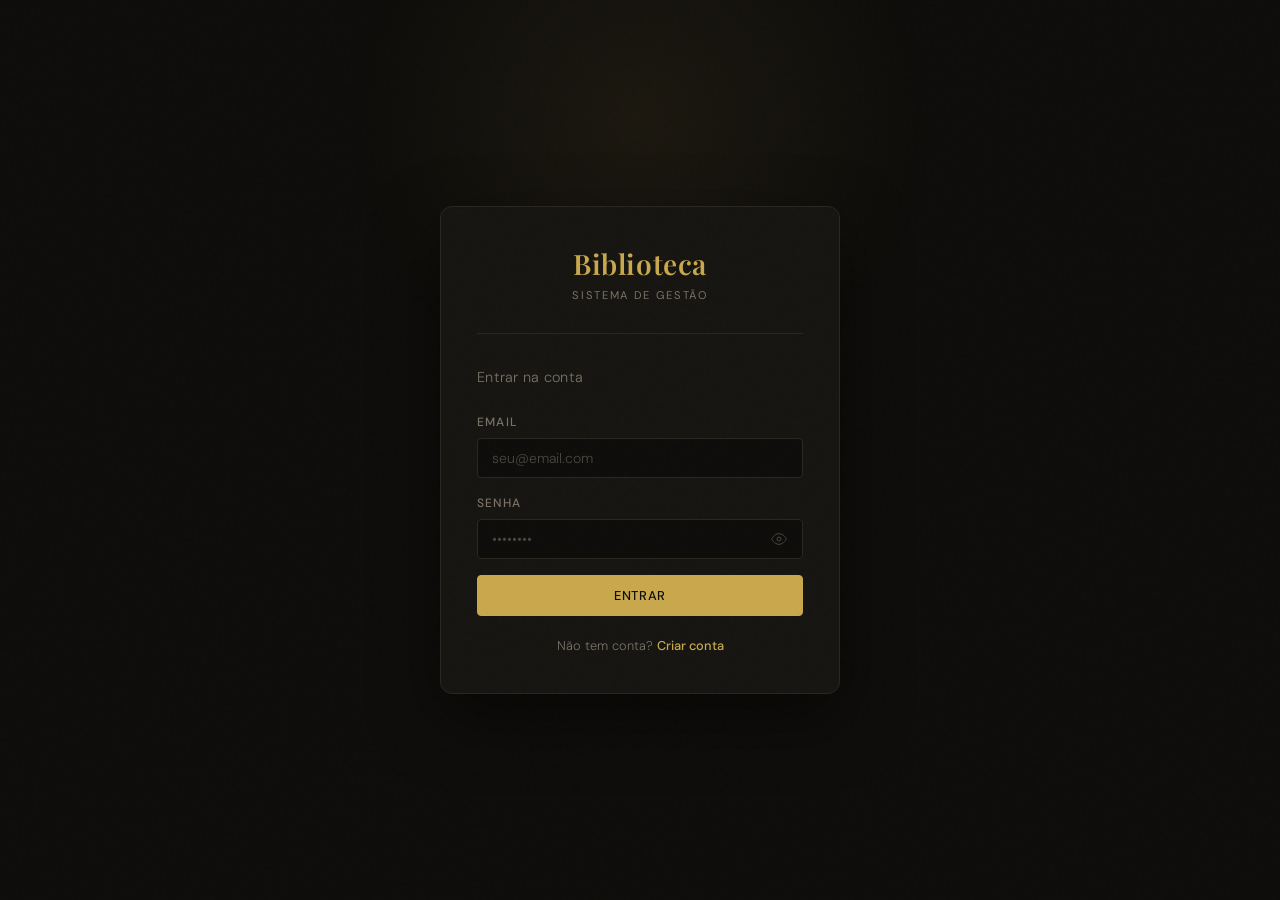
<file: index.html>
<!DOCTYPE html>
<html lang="pt-BR">
<head>
  <meta charset="UTF-8">
  <meta name="viewport" content="width=device-width, initial-scale=1.0">
  <title>Biblioteca — Dashboard</title>
  <link rel="stylesheet" href="css/style.css">
</head>
<body>

<nav class="sidebar">
  <div class="sidebar-logo">
    <h1>Biblioteca</h1>
    <span>Sistema de Gestão</span>
  </div>
  <div class="nav-section">
    <p class="nav-label">Menu</p>
    <a href="index.html" class="nav-link active">
      <svg width="15" height="15" fill="none" stroke="currentColor" stroke-width="1.5" viewBox="0 0 24 24"><rect x="3" y="3" width="7" height="7" rx="1"/><rect x="14" y="3" width="7" height="7" rx="1"/><rect x="3" y="14" width="7" height="7" rx="1"/><rect x="14" y="14" width="7" height="7" rx="1"/></svg>
      <span>Dashboard</span>
    </a>
    <a href="livros.html" class="nav-link">
      <svg width="15" height="15" fill="none" stroke="currentColor" stroke-width="1.5" viewBox="0 0 24 24"><path d="M4 19.5A2.5 2.5 0 0 1 6.5 17H20"/><path d="M6.5 2H20v20H6.5A2.5 2.5 0 0 1 4 19.5v-15A2.5 2.5 0 0 1 6.5 2z"/></svg>
      <span>Livros</span>
    </a>
    <a href="usuarios.html" class="nav-link">
      <svg width="15" height="15" fill="none" stroke="currentColor" stroke-width="1.5" viewBox="0 0 24 24"><path d="M20 21v-2a4 4 0 0 0-4-4H8a4 4 0 0 0-4 4v2"/><circle cx="12" cy="7" r="4"/></svg>
      <span>Usuários</span>
    </a>
    <a href="emprestimos.html" class="nav-link">
      <svg width="15" height="15" fill="none" stroke="currentColor" stroke-width="1.5" viewBox="0 0 24 24"><polyline points="17 1 21 5 17 9"/><path d="M3 11V9a4 4 0 0 1 4-4h14"/><polyline points="7 23 3 19 7 15"/><path d="M21 13v2a4 4 0 0 1-4 4H3"/></svg>
      <span>Empréstimos</span>
    </a>
  </div>
</nav>

<main class="main">
  <div class="page-header fade-in">
    <p class="breadcrumb">Sistema</p>
    <h2>Dashboard</h2>
    <p>Visão geral do acervo e empréstimos ativos</p>
  </div>
  <div class="content fade-in">
    <div class="stats-row" id="stats">
      <div class="stat-card"><p class="stat-label">Total de Livros</p><p class="stat-value" id="s-livros">—</p></div>
      <div class="stat-card"><p class="stat-label">Usuários</p><p class="stat-value" id="s-usuarios">—</p></div>
      <div class="stat-card"><p class="stat-label">Empréstimos Ativos</p><p class="stat-value" id="s-emp">—</p></div>
    </div>

    <div class="card">
      <div class="card-header">
        <h3>Empréstimos recentes</h3>
        <a href="emprestimos.html" class="btn btn-ghost btn-sm">Ver todos</a>
      </div>
      <div class="table-wrap">
        <table>
          <thead><tr><th>Livro</th><th>Usuário</th><th>Data</th><th>Status</th></tr></thead>
          <tbody id="emp-tbody"></tbody>
        </table>
      </div>
    </div>
  </div>
</main>

<div id="toast-container"></div>

<script type="module">
import { listarLivros, listarUsuarios, listarEmprestimos } from "./js/api.js";
import { fmtDate, initPage } from "./js/utils.js";

initPage(); // guard + nav ativa + botão logout

async function load() {
  const [livros, usuarios, emprestimos] = await Promise.all([
    listarLivros(), listarUsuarios(), listarEmprestimos()
  ]);
  document.getElementById("s-livros").textContent = livros.length;
  document.getElementById("s-usuarios").textContent = usuarios.length;
  document.getElementById("s-emp").textContent = emprestimos.filter(e => e.ativo).length;

  const tbody = document.getElementById("emp-tbody");
  const recentes = [...emprestimos].slice(0, 8);
  if (!recentes.length) {
    tbody.innerHTML = `<tr><td colspan="4"><div class="empty-state"><div class="empty-icon">🔄</div><p>Nenhum empréstimo ainda</p></div></td></tr>`;
    return;
  }
  tbody.innerHTML = recentes.map(e => `
    <tr>
      <td><strong>${e.tituloLivro ?? "—"}</strong></td>
      <td>${e.nomeUsuario ?? "—"}</td>
      <td>${fmtDate(e.dataEmprestimo)}</td>
      <td><span class="badge ${e.ativo ? "badge-active" : "badge-available"}"><span class="badge-dot"></span>${e.ativo ? "Em andamento" : "Devolvido"}</span></td>
    </tr>
  `).join("");
}
load();
</script>
</body>
</html>
</file>
<file: css/style.css>
@import url('https://fonts.googleapis.com/css2?family=Playfair+Display:ital,wght@0,400;0,600;0,700;1,400&family=DM+Sans:wght@300;400;500&display=swap');

:root {
  --bg: #0e0d0b;
  --surface: #161512;
  --surface-2: #1e1c18;
  --border: #2a2720;
  --border-light: #332f28;
  --gold: #c9a84c;
  --gold-dim: #8a6f2e;
  --gold-glow: rgba(201, 168, 76, 0.12);
  --text: #e8e0d0;
  --text-muted: #7a7264;
  --text-dim: #4a4640;
  --green: #4a7c59;
  --green-bg: rgba(74, 124, 89, 0.12);
  --red: #8b3a3a;
  --red-bg: rgba(139, 58, 58, 0.12);
  --radius: 4px;
  --radius-lg: 8px;
  --transition: 200ms cubic-bezier(0.4, 0, 0.2, 1);
}

*, *::before, *::after { box-sizing: border-box; margin: 0; padding: 0; }

html { scroll-behavior: smooth; }

body {
  background: var(--bg);
  color: var(--text);
  font-family: 'DM Sans', sans-serif;
  font-weight: 300;
  min-height: 100vh;
  line-height: 1.6;
  -webkit-font-smoothing: antialiased;
}

/* ─── NOISE TEXTURE OVERLAY ─── */
body::before {
  content: '';
  position: fixed;
  inset: 0;
  background-image: url("data:image/svg+xml,%3Csvg viewBox='0 0 256 256' xmlns='http://www.w3.org/2000/svg'%3E%3Cfilter id='noise'%3E%3CfeTurbulence type='fractalNoise' baseFrequency='0.9' numOctaves='4' stitchTiles='stitch'/%3E%3C/filter%3E%3Crect width='100%25' height='100%25' filter='url(%23noise)' opacity='0.04'/%3E%3C/svg%3E");
  pointer-events: none;
  z-index: 999;
  opacity: 0.4;
}

/* ─── SIDEBAR NAV ─── */
.sidebar {
  position: fixed;
  left: 0; top: 0; bottom: 0;
  width: 220px;
  background: var(--surface);
  border-right: 1px solid var(--border);
  display: flex;
  flex-direction: column;
  padding: 40px 0;
  z-index: 100;
}

.sidebar-logo {
  padding: 0 28px 40px;
  border-bottom: 1px solid var(--border);
  margin-bottom: 32px;
}

.sidebar-logo h1 {
  font-family: 'Playfair Display', serif;
  font-size: 1.25rem;
  font-weight: 600;
  color: var(--gold);
  letter-spacing: 0.02em;
  line-height: 1.2;
}

.sidebar-logo span {
  display: block;
  font-size: 0.7rem;
  color: var(--text-muted);
  text-transform: uppercase;
  letter-spacing: 0.15em;
  margin-top: 4px;
  font-weight: 400;
}

.nav-section {
  padding: 0 16px;
  margin-bottom: 8px;
}

.nav-label {
  font-size: 0.65rem;
  text-transform: uppercase;
  letter-spacing: 0.15em;
  color: var(--text-dim);
  padding: 0 12px;
  margin-bottom: 6px;
  font-weight: 500;
}

.nav-link {
  display: flex;
  align-items: center;
  gap: 10px;
  padding: 9px 12px;
  border-radius: var(--radius);
  color: var(--text-muted);
  text-decoration: none;
  font-size: 0.875rem;
  font-weight: 400;
  transition: all var(--transition);
  border: 1px solid transparent;
}

.nav-link:hover {
  color: var(--text);
  background: var(--surface-2);
}

.nav-link.active {
  color: var(--gold);
  background: var(--gold-glow);
  border-color: rgba(201, 168, 76, 0.2);
}

.nav-link svg { opacity: 0.7; flex-shrink: 0; }
.nav-link.active svg { opacity: 1; }

/* ─── SIDEBAR ACCOUNT WIDGET ─── */
.sidebar-account {
  margin-top: auto;
  padding: 16px;
  border-top: 1px solid var(--border);
  position: relative;
}

.account-trigger {
  display: flex;
  align-items: center;
  gap: 10px;
  width: 100%;
  padding: 8px 10px;
  background: transparent;
  border: 1px solid transparent;
  border-radius: var(--radius);
  cursor: pointer;
  font-family: 'DM Sans', sans-serif;
  transition: all var(--transition);
  text-align: left;
}

.account-trigger:hover {
  background: var(--surface-2);
  border-color: var(--border);
}

.account-avatar {
  width: 30px;
  height: 30px;
  border-radius: 50%;
  background: var(--gold-glow);
  border: 1px solid rgba(201, 168, 76, 0.3);
  color: var(--gold);
  font-family: 'Playfair Display', serif;
  font-size: 0.875rem;
  font-weight: 600;
  display: flex;
  align-items: center;
  justify-content: center;
  flex-shrink: 0;
}

.account-info {
  flex: 1;
  min-width: 0;
  display: flex;
  flex-direction: column;
  gap: 1px;
}

.account-email {
  font-size: 0.75rem;
  color: var(--text);
  font-weight: 400;
  white-space: nowrap;
  overflow: hidden;
  text-overflow: ellipsis;
  display: block;
}

.account-role {
  font-size: 0.65rem;
  color: var(--text-dim);
  text-transform: uppercase;
  letter-spacing: 0.08em;
}

.account-chevron {
  flex-shrink: 0;
  color: var(--text-dim);
  transition: transform var(--transition);
}

.account-trigger[aria-expanded="true"] .account-chevron {
  transform: rotate(180deg);
}

/* Dropdown */
.account-dropdown {
  position: absolute;
  bottom: calc(100% - 8px);
  left: 16px;
  right: 16px;
  background: var(--surface-2);
  border: 1px solid var(--border-light);
  border-radius: var(--radius-lg);
  box-shadow: 0 -8px 32px rgba(0, 0, 0, 0.4);
  overflow: hidden;
  opacity: 0;
  transform: translateY(6px);
  pointer-events: none;
  transition: opacity var(--transition), transform var(--transition);
  z-index: 200;
}

.account-dropdown.open {
  opacity: 1;
  transform: translateY(0);
  pointer-events: all;
}

.account-dropdown-email {
  padding: 12px 14px 10px;
  font-size: 0.75rem;
  color: var(--text-muted);
  white-space: nowrap;
  overflow: hidden;
  text-overflow: ellipsis;
}

.account-dropdown-divider {
  height: 1px;
  background: var(--border);
  margin: 0 8px;
}

.account-dropdown-item {
  display: flex;
  align-items: center;
  gap: 10px;
  width: 100%;
  padding: 10px 14px;
  background: transparent;
  border: none;
  cursor: pointer;
  font-family: 'DM Sans', sans-serif;
  font-size: 0.8rem;
  font-weight: 400;
  text-align: left;
  transition: background var(--transition), color var(--transition);
}

.account-dropdown-logout {
  color: #b06060;
}

.account-dropdown-logout:hover {
  background: var(--red-bg);
  color: #c07070;
}

/* Sidebar colapsada — esconde info, mantém avatar */
@media (max-width: 900px) {
  .account-info, .account-chevron { display: none; }
  .account-trigger { justify-content: center; padding: 8px; }
  .account-dropdown {
    left: 64px;
    right: auto;
    bottom: 16px;
    width: 200px;
  }
}

/* ─── MAIN LAYOUT ─── */
.main {
  margin-left: 220px;
  min-height: 100vh;
  display: flex;
  flex-direction: column;
}

/* ─── PAGE HEADER ─── */
.page-header {
  padding: 48px 48px 0;
  margin-bottom: 40px;
}

.page-header .breadcrumb {
  font-size: 0.75rem;
  color: var(--text-dim);
  text-transform: uppercase;
  letter-spacing: 0.1em;
  margin-bottom: 12px;
}

.page-header h2 {
  font-family: 'Playfair Display', serif;
  font-size: 2rem;
  font-weight: 600;
  color: var(--text);
  letter-spacing: -0.01em;
}

.page-header p {
  color: var(--text-muted);
  font-size: 0.9rem;
  margin-top: 6px;
}

/* ─── CONTENT AREA ─── */
.content {
  padding: 0 48px 48px;
  flex: 1;
}

/* ─── CARDS ─── */
.card {
  background: var(--surface);
  border: 1px solid var(--border);
  border-radius: var(--radius-lg);
  overflow: hidden;
  transition: border-color var(--transition);
}

.card:hover { border-color: var(--border-light); }

.card-header {
  padding: 20px 24px;
  border-bottom: 1px solid var(--border);
  display: flex;
  align-items: center;
  justify-content: space-between;
  gap: 16px;
}

.card-header h3 {
  font-size: 0.875rem;
  font-weight: 500;
  color: var(--text);
  letter-spacing: 0.01em;
}

.card-body { padding: 24px; }

/* ─── STATS ROW ─── */
.stats-row {
  display: grid;
  grid-template-columns: repeat(3, 1fr);
  gap: 16px;
  margin-bottom: 32px;
}

.stat-card {
  background: var(--surface);
  border: 1px solid var(--border);
  border-radius: var(--radius-lg);
  padding: 20px 24px;
  position: relative;
  overflow: hidden;
  transition: border-color var(--transition), transform var(--transition);
}

.stat-card::after {
  content: '';
  position: absolute;
  bottom: 0; left: 0; right: 0;
  height: 2px;
  background: linear-gradient(90deg, var(--gold), transparent);
  opacity: 0;
  transition: opacity var(--transition);
}

.stat-card:hover { border-color: var(--border-light); transform: translateY(-1px); }
.stat-card:hover::after { opacity: 1; }

.stat-label {
  font-size: 0.7rem;
  text-transform: uppercase;
  letter-spacing: 0.12em;
  color: var(--text-muted);
  margin-bottom: 8px;
  font-weight: 500;
}

.stat-value {
  font-family: 'Playfair Display', serif;
  font-size: 2.25rem;
  font-weight: 600;
  color: var(--text);
  line-height: 1;
  transition: color var(--transition);
}

.stat-card:hover .stat-value { color: var(--gold); }

/* ─── TABLE ─── */
.table-wrap { overflow-x: auto; }

table {
  width: 100%;
  border-collapse: collapse;
  font-size: 0.875rem;
}

thead th {
  padding: 12px 16px;
  text-align: left;
  font-size: 0.7rem;
  text-transform: uppercase;
  letter-spacing: 0.12em;
  color: var(--text-muted);
  font-weight: 500;
  border-bottom: 1px solid var(--border);
}

tbody tr {
  border-bottom: 1px solid var(--border);
  transition: background var(--transition);
  animation: fadeInRow 0.3s ease both;
}

tbody tr:last-child { border-bottom: none; }
tbody tr:hover { background: var(--surface-2); }

td {
  padding: 14px 16px;
  color: var(--text);
  vertical-align: middle;
}

td .subtitle {
  font-size: 0.75rem;
  color: var(--text-muted);
  margin-top: 2px;
}

/* ─── BADGE ─── */
.badge {
  display: inline-flex;
  align-items: center;
  gap: 5px;
  padding: 3px 10px;
  border-radius: 100px;
  font-size: 0.7rem;
  font-weight: 500;
  letter-spacing: 0.05em;
  text-transform: uppercase;
}

.badge-available {
  background: var(--green-bg);
  color: #6aab7e;
  border: 1px solid rgba(74, 124, 89, 0.3);
}

.badge-borrowed {
  background: var(--red-bg);
  color: #b06060;
  border: 1px solid rgba(139, 58, 58, 0.3);
}

.badge-active {
  background: rgba(201, 168, 76, 0.1);
  color: var(--gold);
  border: 1px solid rgba(201, 168, 76, 0.25);
}

.badge-dot {
  width: 5px; height: 5px;
  border-radius: 50%;
  background: currentColor;
}

/* ─── FORMS ─── */
.form-grid {
  display: grid;
  gap: 16px;
}

.form-grid-2 { grid-template-columns: 1fr 1fr; }

.field { display: flex; flex-direction: column; gap: 6px; }

label {
  font-size: 0.75rem;
  text-transform: uppercase;
  letter-spacing: 0.1em;
  color: var(--text-muted);
  font-weight: 500;
}

input, select {
  background: var(--bg);
  border: 1px solid var(--border);
  border-radius: var(--radius);
  color: var(--text);
  font-family: 'DM Sans', sans-serif;
  font-size: 0.875rem;
  font-weight: 300;
  padding: 10px 14px;
  outline: none;
  transition: border-color var(--transition), box-shadow var(--transition);
  width: 100%;
}

input::placeholder { color: var(--text-dim); }

input:-webkit-autofill,
input:-webkit-autofill:hover,
input:-webkit-autofill:focus {
  -webkit-box-shadow: 0 0 0 1000px var(--bg) inset;
  -webkit-text-fill-color: var(--text);
  caret-color: var(--text);
  border-color: var(--gold-dim);
}

input:focus, select:focus {
  border-color: var(--gold-dim);
  box-shadow: 0 0 0 3px var(--gold-glow);
}

select option { background: var(--surface); }

/* ─── BUTTONS ─── */
.btn {
  display: inline-flex;
  align-items: center;
  gap: 8px;
  padding: 9px 18px;
  border-radius: var(--radius);
  font-family: 'DM Sans', sans-serif;
  font-size: 0.8rem;
  font-weight: 500;
  letter-spacing: 0.05em;
  text-transform: uppercase;
  cursor: pointer;
  border: 1px solid transparent;
  transition: all var(--transition);
  text-decoration: none;
}

.btn-primary {
  background: var(--gold);
  color: #0e0d0b;
  border-color: var(--gold);
}

.btn-primary:hover {
  background: #d4b35e;
  box-shadow: 0 4px 16px rgba(201, 168, 76, 0.3);
  transform: translateY(-1px);
}

.btn-primary:active { transform: translateY(0); }

.btn-primary:disabled {
  opacity: 0.6;
  cursor: not-allowed;
  transform: none;
  box-shadow: none;
}

.btn-ghost {
  background: transparent;
  color: var(--text-muted);
  border-color: var(--border);
}

.btn-ghost:hover {
  color: var(--text);
  background: var(--surface-2);
  border-color: var(--border-light);
}

.btn-danger {
  background: transparent;
  color: #b06060;
  border-color: rgba(139, 58, 58, 0.3);
}

.btn-danger:hover {
  background: var(--red-bg);
  border-color: rgba(139, 58, 58, 0.5);
}

.btn-sm { padding: 6px 12px; font-size: 0.72rem; }

.btn-full { width: 100%; justify-content: center; padding: 11px 18px; }

/* ─── TOAST ─── */
#toast-container {
  position: fixed;
  top: 24px;
  right: 24px;
  z-index: 9999;
  display: flex;
  flex-direction: column;
  gap: 8px;
  pointer-events: none;
}

.toast {
  background: var(--surface-2);
  border: 1px solid var(--border-light);
  border-radius: var(--radius-lg);
  padding: 12px 16px;
  font-size: 0.85rem;
  color: var(--text);
  display: flex;
  align-items: center;
  gap: 10px;
  min-width: 280px;
  box-shadow: 0 8px 32px rgba(0,0,0,0.4);
  animation: slideIn 0.25s cubic-bezier(0.4, 0, 0.2, 1) both;
  pointer-events: all;
}

.toast-success { border-left: 3px solid #4a7c59; }
.toast-error { border-left: 3px solid #8b3a3a; }
.toast-icon { font-size: 1rem; }

/* ─── EMPTY STATE ─── */
.empty-state {
  text-align: center;
  padding: 60px 24px;
  color: var(--text-muted);
}

.empty-icon {
  font-size: 2.5rem;
  margin-bottom: 16px;
  opacity: 0.4;
}

.empty-state p { font-size: 0.875rem; }

/* ─── LOADING SKELETON ─── */
.skeleton {
  background: linear-gradient(90deg, var(--surface-2) 25%, var(--border) 50%, var(--surface-2) 75%);
  background-size: 200% 100%;
  animation: shimmer 1.5s infinite;
  border-radius: var(--radius);
  height: 16px;
}

/* ─── DIVIDER ─── */
.divider {
  height: 1px;
  background: var(--border);
  margin: 24px 0;
}

/* ─── PAGE LAYOUT HELPER ─── */
.two-col { display: grid; grid-template-columns: 1fr 380px; gap: 24px; align-items: start; }
.full-col { display: grid; gap: 24px; }

/* ─── ANIMATIONS ─── */
@keyframes fadeInRow {
  from { opacity: 0; transform: translateY(4px); }
  to { opacity: 1; transform: translateY(0); }
}

@keyframes slideIn {
  from { opacity: 0; transform: translateX(16px); }
  to { opacity: 1; transform: translateX(0); }
}

@keyframes shimmer {
  to { background-position: -200% 0; }
}

@keyframes fadeIn {
  from { opacity: 0; transform: translateY(8px); }
  to { opacity: 1; transform: translateY(0); }
}

@keyframes spin {
  to { transform: rotate(360deg); }
}

.fade-in { animation: fadeIn 0.4s ease both; }

/* ─── RESPONSIVE ─── */
@media (max-width: 900px) {
  .sidebar { width: 60px; padding: 20px 0; }
  .sidebar-logo, .nav-label { display: none; }
  .nav-link span { display: none; }
  .nav-link { justify-content: center; padding: 10px; }
  .main { margin-left: 60px; }
  .page-header, .content { padding-left: 24px; padding-right: 24px; }
  .two-col { grid-template-columns: 1fr; }
  .form-grid-2 { grid-template-columns: 1fr; }
  .stats-row { grid-template-columns: 1fr; }
}

/* ═══════════════════════════════════════════════════════
   AUTH STYLES — login.html / tela de entrada
   ═══════════════════════════════════════════════════════ */

.auth-body {
  display: flex;
  align-items: center;
  justify-content: center;
  min-height: 100vh;
  padding: 24px;
}

/* Glow de fundo decorativo */
.auth-bg {
  position: fixed;
  inset: 0;
  pointer-events: none;
  z-index: 0;
}

.auth-bg-glow {
  position: absolute;
  top: -20%;
  left: 50%;
  transform: translateX(-50%);
  width: 600px;
  height: 600px;
  background: radial-gradient(ellipse at center, rgba(201, 168, 76, 0.07) 0%, transparent 70%);
  border-radius: 50%;
}

.auth-container {
  position: relative;
  z-index: 1;
  width: 100%;
  max-width: 400px;
}

.auth-card {
  background: var(--surface);
  border: 1px solid var(--border);
  border-radius: 12px;
  padding: 40px 36px 36px;
  box-shadow: 0 24px 64px rgba(0, 0, 0, 0.5);
}

.auth-header {
  text-align: center;
  margin-bottom: 32px;
  padding-bottom: 28px;
  border-bottom: 1px solid var(--border);
}

.auth-logo {
  font-family: 'Playfair Display', serif;
  font-size: 1.75rem;
  font-weight: 600;
  color: var(--gold);
  letter-spacing: 0.02em;
  line-height: 1.2;
}

.auth-logo-sub {
  display: block;
  font-size: 0.7rem;
  color: var(--text-muted);
  text-transform: uppercase;
  letter-spacing: 0.15em;
  margin-top: 6px;
  font-weight: 400;
}

.auth-title {
  font-size: 0.9rem;
  color: var(--text-muted);
  margin-bottom: 24px;
  letter-spacing: 0.02em;
}

/* Campo senha com botão olho */
.input-password-wrap {
  position: relative;
}

.input-password-wrap input {
  padding-right: 42px;
}

.btn-toggle-password {
  position: absolute;
  right: 12px;
  top: 50%;
  transform: translateY(-50%);
  background: none;
  border: none;
  cursor: pointer;
  color: var(--text-dim);
  padding: 4px;
  display: flex;
  align-items: center;
  transition: color var(--transition);
}

.btn-toggle-password:hover { color: var(--text-muted); }

/* Alerta de erro inline */
.auth-alert {
  background: var(--red-bg);
  border: 1px solid rgba(139, 58, 58, 0.35);
  border-radius: var(--radius);
  color: #c07070;
  font-size: 0.8rem;
  padding: 10px 14px;
  margin-bottom: 16px;
  line-height: 1.4;
}

/* Link de troca de painel */
.auth-switch {
  text-align: center;
  font-size: 0.8rem;
  color: var(--text-muted);
  margin-top: 20px;
}

.auth-switch a {
  color: var(--gold);
  text-decoration: none;
  font-weight: 500;
  transition: color var(--transition);
}

.auth-switch a:hover { color: #d4b35e; }

/* Spinner dentro do botão */
.btn-spinner {
  display: inline-flex;
  align-items: center;
}

.btn-spinner svg {
  animation: spin 0.7s linear infinite;
}

@media (max-width: 480px) {
  .auth-card {
    padding: 32px 24px 28px;
  }
}

/* ═══════════════════════════════════════════════════════
   ROLE-BASED UI STYLES
   ═══════════════════════════════════════════════════════ */

/* ─── ROLE BADGE (header do card) ─── */
.role-badge {
  display: inline-flex;
  align-items: center;
  gap: 5px;
  padding: 3px 10px;
  border-radius: 100px;
  font-size: 0.65rem;
  font-weight: 500;
  letter-spacing: 0.08em;
  text-transform: uppercase;
}

.role-badge--admin {
  background: var(--gold-glow);
  color: var(--gold);
  border: 1px solid rgba(201, 168, 76, 0.25);
}

/* ─── ROLE PILL (na tabela de usuários) ─── */
.role-pill {
  display: inline-block;
  padding: 2px 8px;
  border-radius: 100px;
  font-size: 0.68rem;
  font-weight: 500;
  letter-spacing: 0.06em;
  text-transform: uppercase;
}

.role-pill--admin {
  background: var(--gold-glow);
  color: var(--gold);
  border: 1px solid rgba(201, 168, 76, 0.2);
}

.role-pill--user {
  background: var(--surface-2);
  color: var(--text-muted);
  border: 1px solid var(--border);
}

/* ─── DISPONIBILIDADE PILL ─── */
.disp-pill {
  font-size: 0.75rem;
  color: var(--text-muted);
  background: var(--surface-2);
  border: 1px solid var(--border);
  border-radius: 100px;
  padding: 3px 10px;
}

/* ─── DROPDOWN ACCOUNT WIDGET ─── */
.account-dropdown-header {
  display: flex;
  align-items: center;
  gap: 10px;
  padding: 14px 14px 12px;
}

.account-dropdown-avatar {
  width: 32px;
  height: 32px;
  border-radius: 50%;
  background: var(--gold-glow);
  border: 1px solid rgba(201, 168, 76, 0.3);
  color: var(--gold);
  font-family: 'Playfair Display', serif;
  font-size: 0.9rem;
  font-weight: 600;
  display: flex;
  align-items: center;
  justify-content: center;
  flex-shrink: 0;
}

.account-dropdown-badge {
  font-size: 0.65rem;
  font-weight: 500;
  letter-spacing: 0.08em;
  text-transform: uppercase;
  margin-top: 2px;
  display: inline-block;
  padding: 1px 7px;
  border-radius: 100px;
}

.badge-role--admin {
  background: var(--gold-glow);
  color: var(--gold);
  border: 1px solid rgba(201, 168, 76, 0.25);
}

.badge-role--user {
  background: var(--surface-2);
  color: var(--text-muted);
  border: 1px solid var(--border);
}

/* ─── ACCESS DENIED ─── */
.access-denied {
  max-width: 400px;
  margin: 80px auto;
  text-align: center;
  color: var(--text-muted);
}

.access-denied-icon {
  width: 80px;
  height: 80px;
  border-radius: 50%;
  background: var(--surface);
  border: 1px solid var(--border);
  display: flex;
  align-items: center;
  justify-content: center;
  margin: 0 auto 24px;
  color: var(--text-dim);
}

.access-denied h3 {
  font-family: 'Playfair Display', serif;
  font-size: 1.25rem;
  color: var(--text);
  margin-bottom: 8px;
}

.access-denied p {
  font-size: 0.875rem;
  line-height: 1.6;
}

/* ─── USER LIVROS: grid de cards ─── */
.user-livros-header {
  display: flex;
  align-items: center;
  justify-content: space-between;
  gap: 16px;
  margin-bottom: 28px;
  flex-wrap: wrap;
}

.user-livros-search-wrap {
  position: relative;
  flex: 1;
  max-width: 380px;
}

.search-icon {
  position: absolute;
  left: 12px;
  top: 50%;
  transform: translateY(-50%);
  color: var(--text-dim);
  pointer-events: none;
}

.user-search {
  padding-left: 36px !important;
}

.livros-grid {
  display: grid;
  grid-template-columns: repeat(auto-fill, minmax(220px, 1fr));
  gap: 16px;
}

/* Card de livro (view usuário) */
.livro-card {
  background: var(--surface);
  border: 1px solid var(--border);
  border-radius: var(--radius-lg);
  overflow: hidden;
  display: flex;
  flex-direction: column;
  transition: border-color var(--transition), transform var(--transition), box-shadow var(--transition);
  animation: fadeInRow 0.3s ease both;
}

.livro-card:hover {
  border-color: var(--border-light);
  transform: translateY(-2px);
  box-shadow: 0 8px 24px rgba(0,0,0,0.3);
}

.livro-card--indisponivel {
  opacity: 0.6;
}

.livro-card--indisponivel:hover {
  transform: none;
  box-shadow: none;
}

/* Spine colorida no topo do card */
.livro-card-spine {
  height: 3px;
  background: linear-gradient(90deg, var(--gold), var(--gold-dim));
  opacity: 0.6;
  transition: opacity var(--transition);
}

.livro-card:hover .livro-card-spine { opacity: 1; }
.livro-card--indisponivel .livro-card-spine { background: var(--border); }

.livro-card-body {
  padding: 18px 18px 12px;
  flex: 1;
}

.livro-card-autor {
  font-size: 0.7rem;
  color: var(--text-dim);
  text-transform: uppercase;
  letter-spacing: 0.1em;
  margin-bottom: 6px;
}

.livro-card-titulo {
  font-family: 'Playfair Display', serif;
  font-size: 1rem;
  font-weight: 600;
  color: var(--text);
  line-height: 1.3;
}

.livro-card-footer {
  padding: 12px 18px 16px;
  display: flex;
  align-items: center;
  justify-content: space-between;
  gap: 8px;
  border-top: 1px solid var(--border);
}

.livro-btn-emprestar {
  font-size: 0.68rem;
  padding: 5px 10px;
}

.livro-indisponivel-hint {
  font-size: 0.68rem;
  color: var(--text-dim);
  text-transform: uppercase;
  letter-spacing: 0.08em;
}

/* Skeleton cards para o grid */
.skeleton-card {
  height: 160px;
  background: linear-gradient(90deg, var(--surface-2) 25%, var(--border) 50%, var(--surface-2) 75%);
  background-size: 200% 100%;
  animation: shimmer 1.5s infinite;
  border-radius: var(--radius-lg);
}

/* ─── USER EMPRÉSTIMOS: layout focado ─── */
.user-emp-layout {
  display: grid;
  grid-template-columns: 380px 1fr;
  gap: 24px;
  align-items: start;
}

.user-emp-hint {
  font-size: 0.85rem;
  color: var(--text-muted);
  line-height: 1.5;
}

@media (max-width: 900px) {
  .user-emp-layout { grid-template-columns: 1fr; }
  .livros-grid { grid-template-columns: repeat(auto-fill, minmax(160px, 1fr)); }
  .user-livros-search-wrap { max-width: 100%; }
}
</file>
